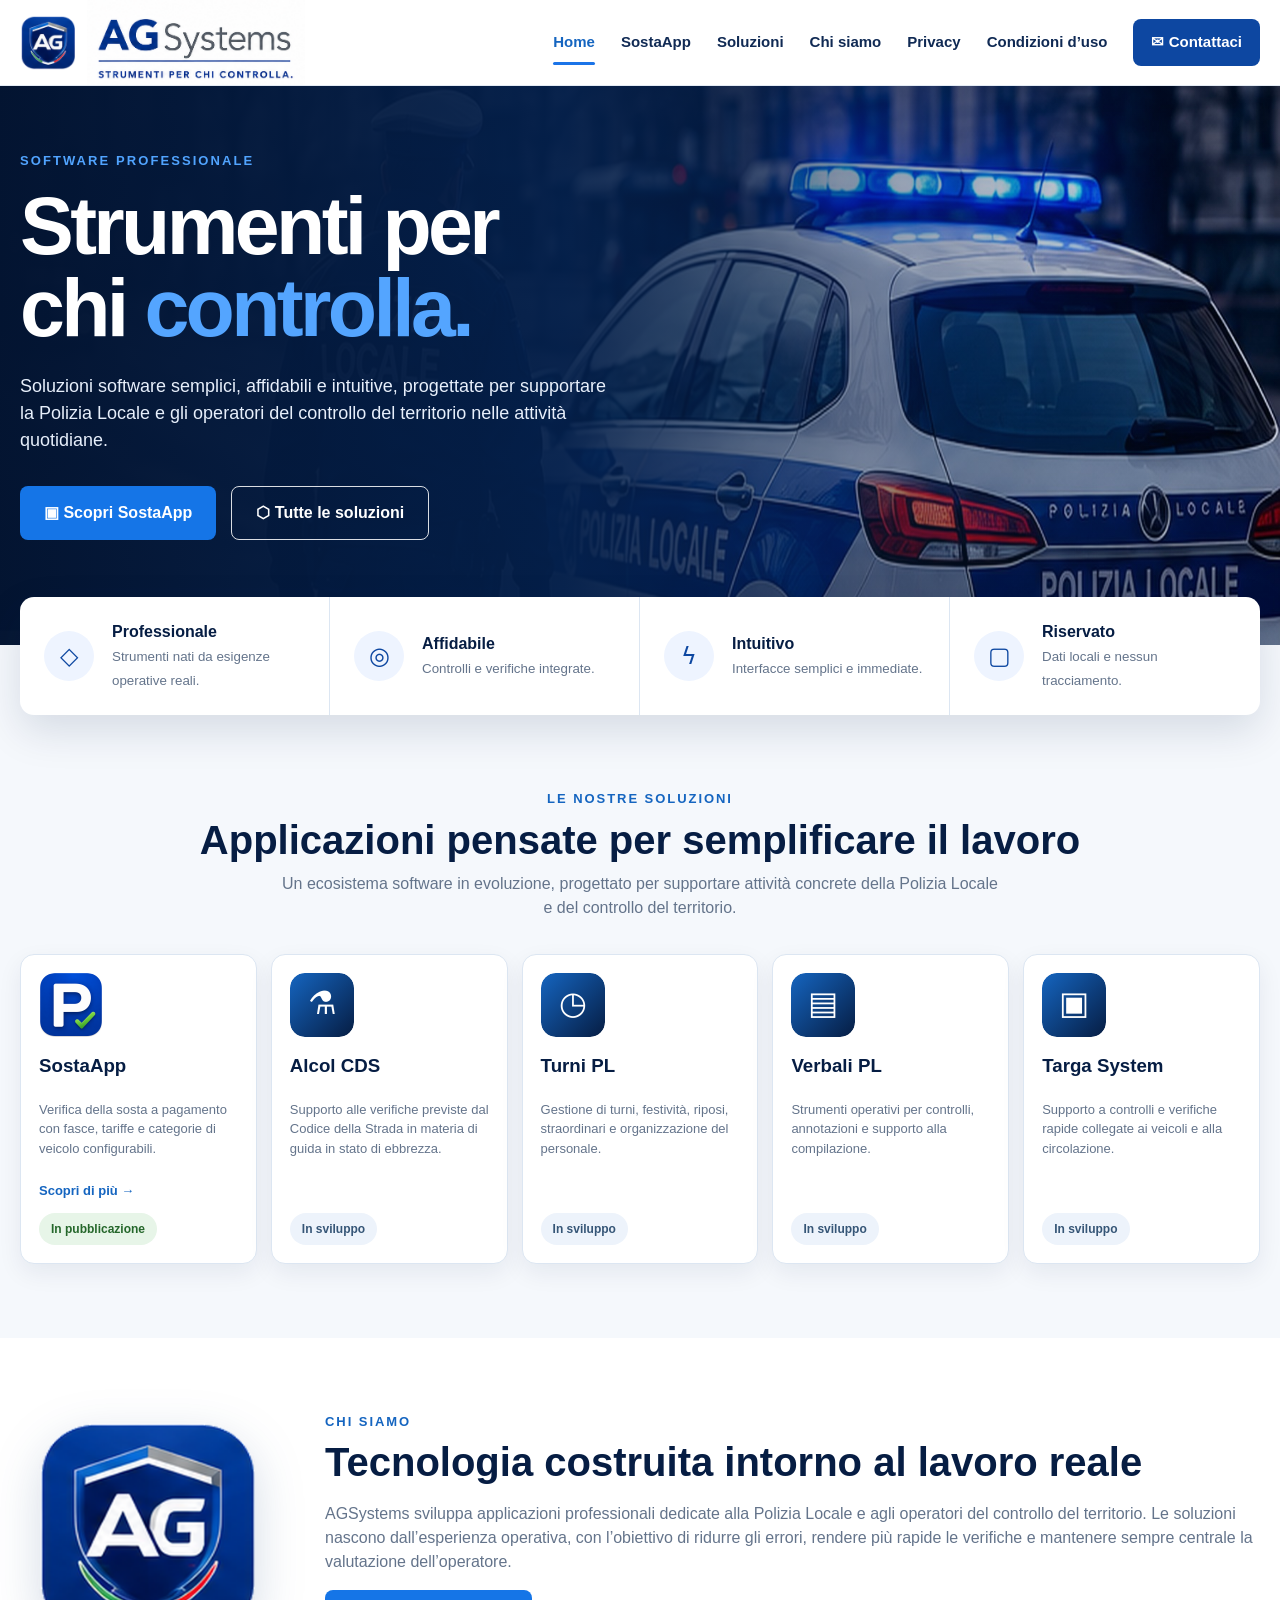
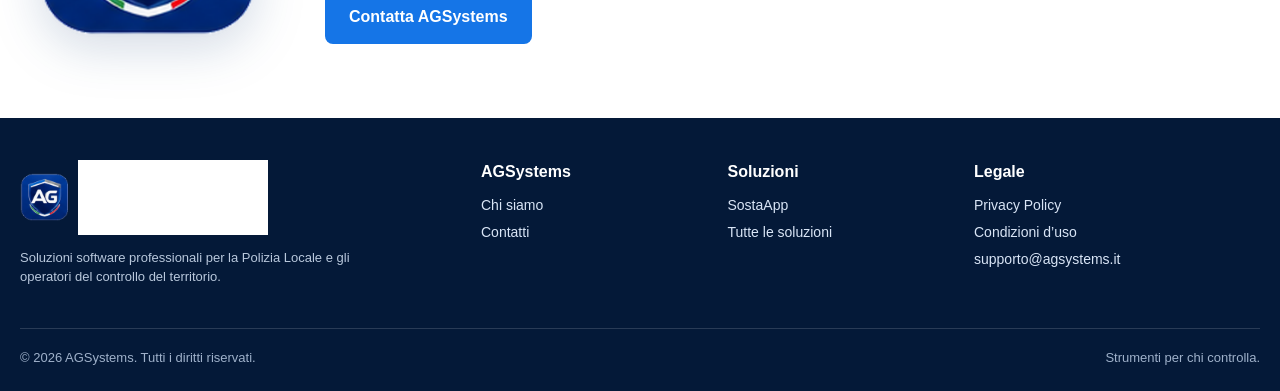
<file: index.html>
<!doctype html><html lang="it"><head><meta charset="utf-8"><meta name="viewport" content="width=device-width,initial-scale=1"><meta name="theme-color" content="#082e6d"><link rel="icon" href="./favicon.png"><link rel="stylesheet" href="./assets/style.css"><title>AGSystems – Software professionale per la Polizia Locale</title></head><body><header class="header"><div class="container header-inner"><a class="brand" href="./index.html"><img class="brand-shield" src="./assets/shield.png" alt=""><img class="brand-wordmark" src="./assets/wordmark.png" alt="AGSystems"></a><nav class="nav"><a class="active" href="./index.html">Home</a><a href="./sostaapp.html">SostaApp</a><a href="./index.html#soluzioni">Soluzioni</a><a href="./index.html#chi-siamo">Chi siamo</a><a href="./privacy.html">Privacy</a><a href="./terms.html">Condizioni d’uso</a><a class="contact" href="mailto:supporto@agsystems.it">✉ Contattaci</a></nav><button class="menu" aria-label="Menu">☰</button></div></header><section class="hero"><div class="container hero-inner"><div class="hero-copy"><div class="eyebrow">Software professionale</div><h1>Strumenti per chi <span>controlla.</span></h1><p>Soluzioni software semplici, affidabili e intuitive, progettate per supportare la Polizia Locale e gli operatori del controllo del territorio nelle attività quotidiane.</p><div class="actions"><a class="btn primary" href="./sostaapp.html">▣ Scopri SostaApp</a><a class="btn outline" href="#soluzioni">⬡ Tutte le soluzioni</a></div></div></div></section><div class="trust-wrap"><div class="container trust"><div class="trust-item"><div class="trust-icon">◇</div><div><strong>Professionale</strong><small>Strumenti nati da esigenze operative reali.</small></div></div><div class="trust-item"><div class="trust-icon">◎</div><div><strong>Affidabile</strong><small>Controlli e verifiche integrate.</small></div></div><div class="trust-item"><div class="trust-icon">ϟ</div><div><strong>Intuitivo</strong><small>Interfacce semplici e immediate.</small></div></div><div class="trust-item"><div class="trust-icon">▢</div><div><strong>Riservato</strong><small>Dati locali e nessun tracciamento.</small></div></div></div></div><main><section id="soluzioni" class="section"><div class="container"><div class="label">Le nostre soluzioni</div><h2 class="title">Applicazioni pensate per semplificare il lavoro</h2><p class="subtitle">Un ecosistema software in evoluzione, progettato per supportare attività concrete della Polizia Locale e del controllo del territorio.</p><div class="cards"><article class="card"><img src="./assets/sostaapp.png" alt="SostaApp"><h3>SostaApp</h3><p>Verifica della sosta a pagamento con fasce, tariffe e categorie di veicolo configurabili.</p><a class="card-link" href="./sostaapp.html">Scopri di più →</a><span class="status live">In pubblicazione</span></article><article class="card"><img src="./assets/alcol.svg" alt=""><h3>Alcol CDS</h3><p>Supporto alle verifiche previste dal Codice della Strada in materia di guida in stato di ebbrezza.</p><span class="status">In sviluppo</span></article><article class="card"><img src="./assets/turni.svg" alt=""><h3>Turni PL</h3><p>Gestione di turni, festività, riposi, straordinari e organizzazione del personale.</p><span class="status">In sviluppo</span></article><article class="card"><img src="./assets/verbali.svg" alt=""><h3>Verbali PL</h3><p>Strumenti operativi per controlli, annotazioni e supporto alla compilazione.</p><span class="status">In sviluppo</span></article><article class="card"><img src="./assets/targa.svg" alt=""><h3>Targa System</h3><p>Supporto a controlli e verifiche rapide collegate ai veicoli e alla circolazione.</p><span class="status">In sviluppo</span></article></div></div></section><section id="chi-siamo" class="section white"><div class="container about"><img src="./assets/shield.png" alt="AGSystems"><div><div class="label">Chi siamo</div><h2 class="title">Tecnologia costruita intorno al lavoro reale</h2><p>AGSystems sviluppa applicazioni professionali dedicate alla Polizia Locale e agli operatori del controllo del territorio. Le soluzioni nascono dall’esperienza operativa, con l’obiettivo di ridurre gli errori, rendere più rapide le verifiche e mantenere sempre centrale la valutazione dell’operatore.</p><a class="btn primary" href="mailto:supporto@agsystems.it">Contatta AGSystems</a></div></div></section></main><footer class="footer"><div class="container"><div class="footer-grid"><div><div class="footer-brand"><img class="footer-shield" src="./assets/shield.png" alt=""><img class="footer-wordmark" src="./assets/wordmark.png" alt="AGSystems"></div><p>Soluzioni software professionali per la Polizia Locale e gli operatori del controllo del territorio.</p></div><div><h4>AGSystems</h4><a href="./index.html#chi-siamo">Chi siamo</a><a href="mailto:supporto@agsystems.it">Contatti</a></div><div><h4>Soluzioni</h4><a href="./sostaapp.html">SostaApp</a><a href="./index.html#soluzioni">Tutte le soluzioni</a></div><div><h4>Legale</h4><a href="./privacy.html">Privacy Policy</a><a href="./terms.html">Condizioni d’uso</a><a href="mailto:supporto@agsystems.it">supporto@agsystems.it</a></div></div><div class="footer-bottom"><span>© 2026 AGSystems. Tutti i diritti riservati.</span><span>Strumenti per chi controlla.</span></div></div></footer></body></html>
</file>
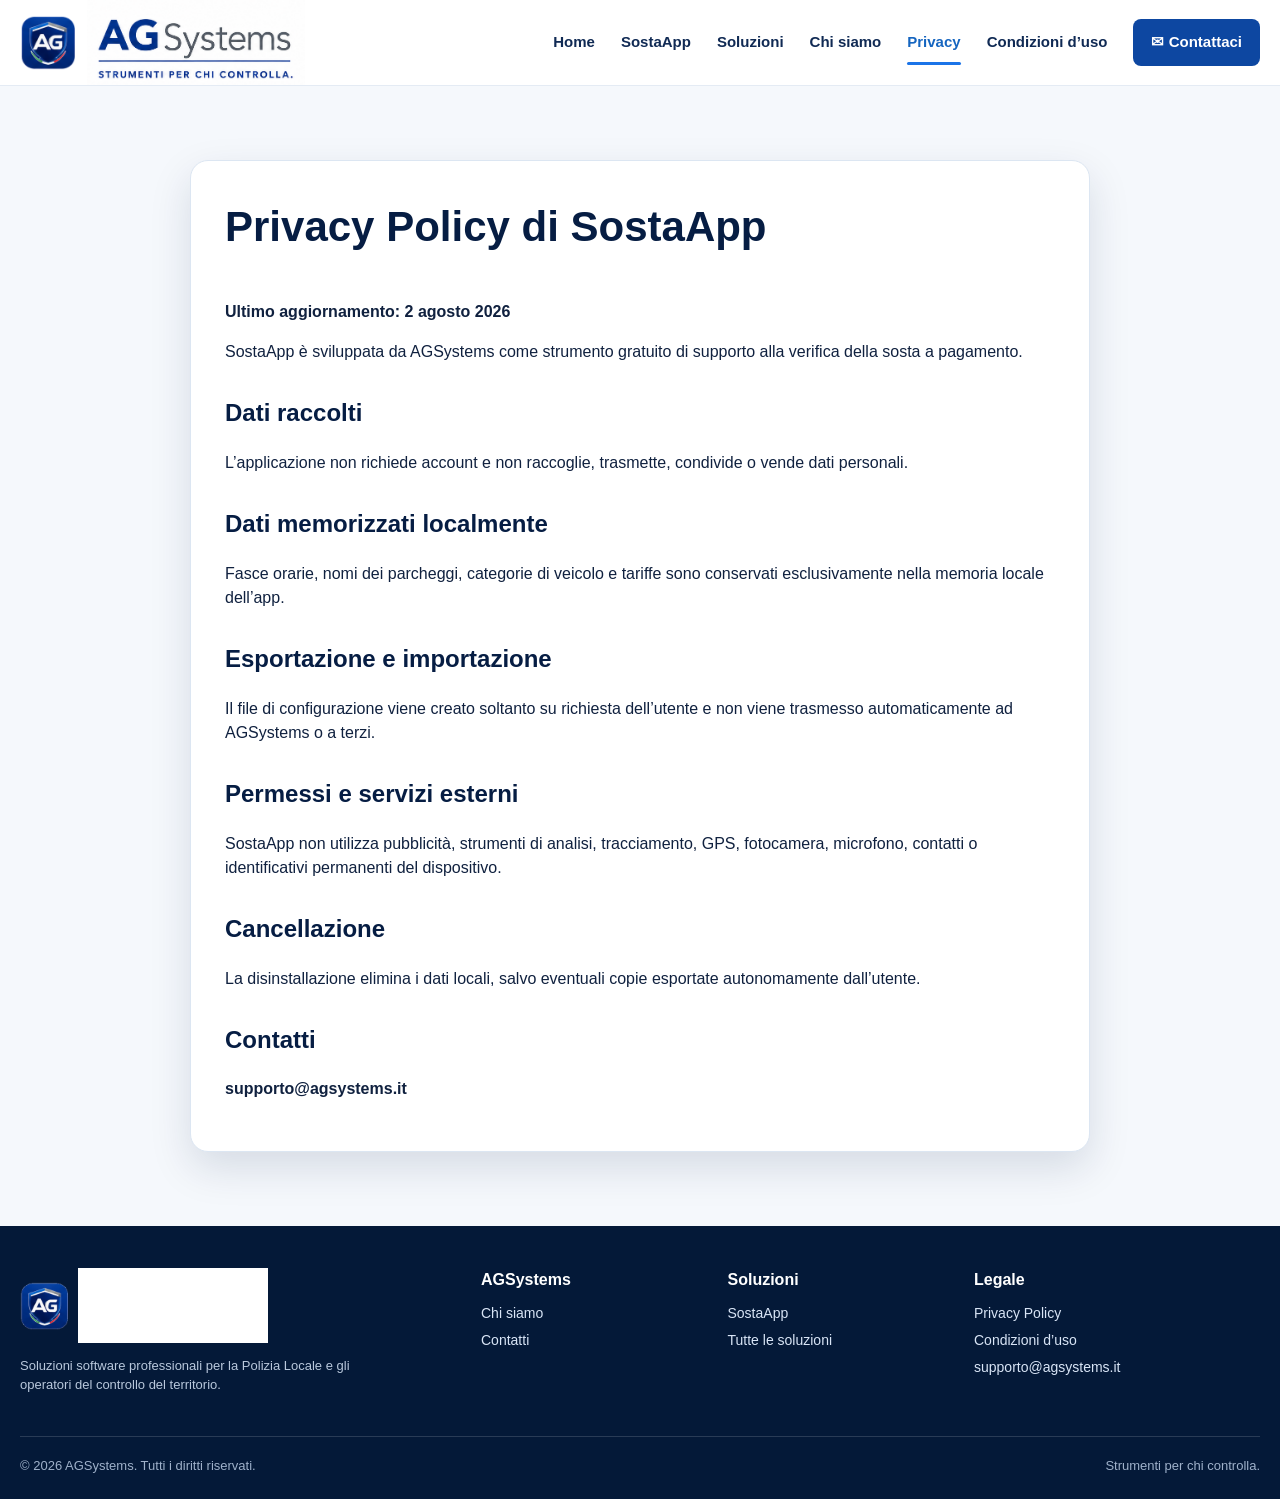
<file: privacy.html>
<!doctype html><html lang="it"><head><meta charset="utf-8"><meta name="viewport" content="width=device-width,initial-scale=1"><meta name="theme-color" content="#082e6d"><link rel="icon" href="./favicon.png"><link rel="stylesheet" href="./assets/style.css"><title>Privacy Policy – SostaApp</title></head><body><header class="header"><div class="container header-inner"><a class="brand" href="./index.html"><img class="brand-shield" src="./assets/shield.png" alt=""><img class="brand-wordmark" src="./assets/wordmark.png" alt="AGSystems"></a><nav class="nav"><a href="./index.html">Home</a><a href="./sostaapp.html">SostaApp</a><a href="./index.html#soluzioni">Soluzioni</a><a href="./index.html#chi-siamo">Chi siamo</a><a class="active" href="./privacy.html">Privacy</a><a href="./terms.html">Condizioni d’uso</a><a class="contact" href="mailto:supporto@agsystems.it">✉ Contattaci</a></nav><button class="menu" aria-label="Menu">☰</button></div></header><main><section class="section"><div class="container legal"><article class="legal-card"><h1>Privacy Policy di SostaApp</h1><p><strong>Ultimo aggiornamento: 2 agosto 2026</strong></p><p>SostaApp è sviluppata da AGSystems come strumento gratuito di supporto alla verifica della sosta a pagamento.</p><h2>Dati raccolti</h2><p>L’applicazione non richiede account e non raccoglie, trasmette, condivide o vende dati personali.</p><h2>Dati memorizzati localmente</h2><p>Fasce orarie, nomi dei parcheggi, categorie di veicolo e tariffe sono conservati esclusivamente nella memoria locale dell’app.</p><h2>Esportazione e importazione</h2><p>Il file di configurazione viene creato soltanto su richiesta dell’utente e non viene trasmesso automaticamente ad AGSystems o a terzi.</p><h2>Permessi e servizi esterni</h2><p>SostaApp non utilizza pubblicità, strumenti di analisi, tracciamento, GPS, fotocamera, microfono, contatti o identificativi permanenti del dispositivo.</p><h2>Cancellazione</h2><p>La disinstallazione elimina i dati locali, salvo eventuali copie esportate autonomamente dall’utente.</p><h2>Contatti</h2><p><a href="mailto:supporto@agsystems.it"><strong>supporto@agsystems.it</strong></a></p></article></div></section></main><footer class="footer"><div class="container"><div class="footer-grid"><div><div class="footer-brand"><img class="footer-shield" src="./assets/shield.png" alt=""><img class="footer-wordmark" src="./assets/wordmark.png" alt="AGSystems"></div><p>Soluzioni software professionali per la Polizia Locale e gli operatori del controllo del territorio.</p></div><div><h4>AGSystems</h4><a href="./index.html#chi-siamo">Chi siamo</a><a href="mailto:supporto@agsystems.it">Contatti</a></div><div><h4>Soluzioni</h4><a href="./sostaapp.html">SostaApp</a><a href="./index.html#soluzioni">Tutte le soluzioni</a></div><div><h4>Legale</h4><a href="./privacy.html">Privacy Policy</a><a href="./terms.html">Condizioni d’uso</a><a href="mailto:supporto@agsystems.it">supporto@agsystems.it</a></div></div><div class="footer-bottom"><span>© 2026 AGSystems. Tutti i diritti riservati.</span><span>Strumenti per chi controlla.</span></div></div></footer></body></html>
</file>
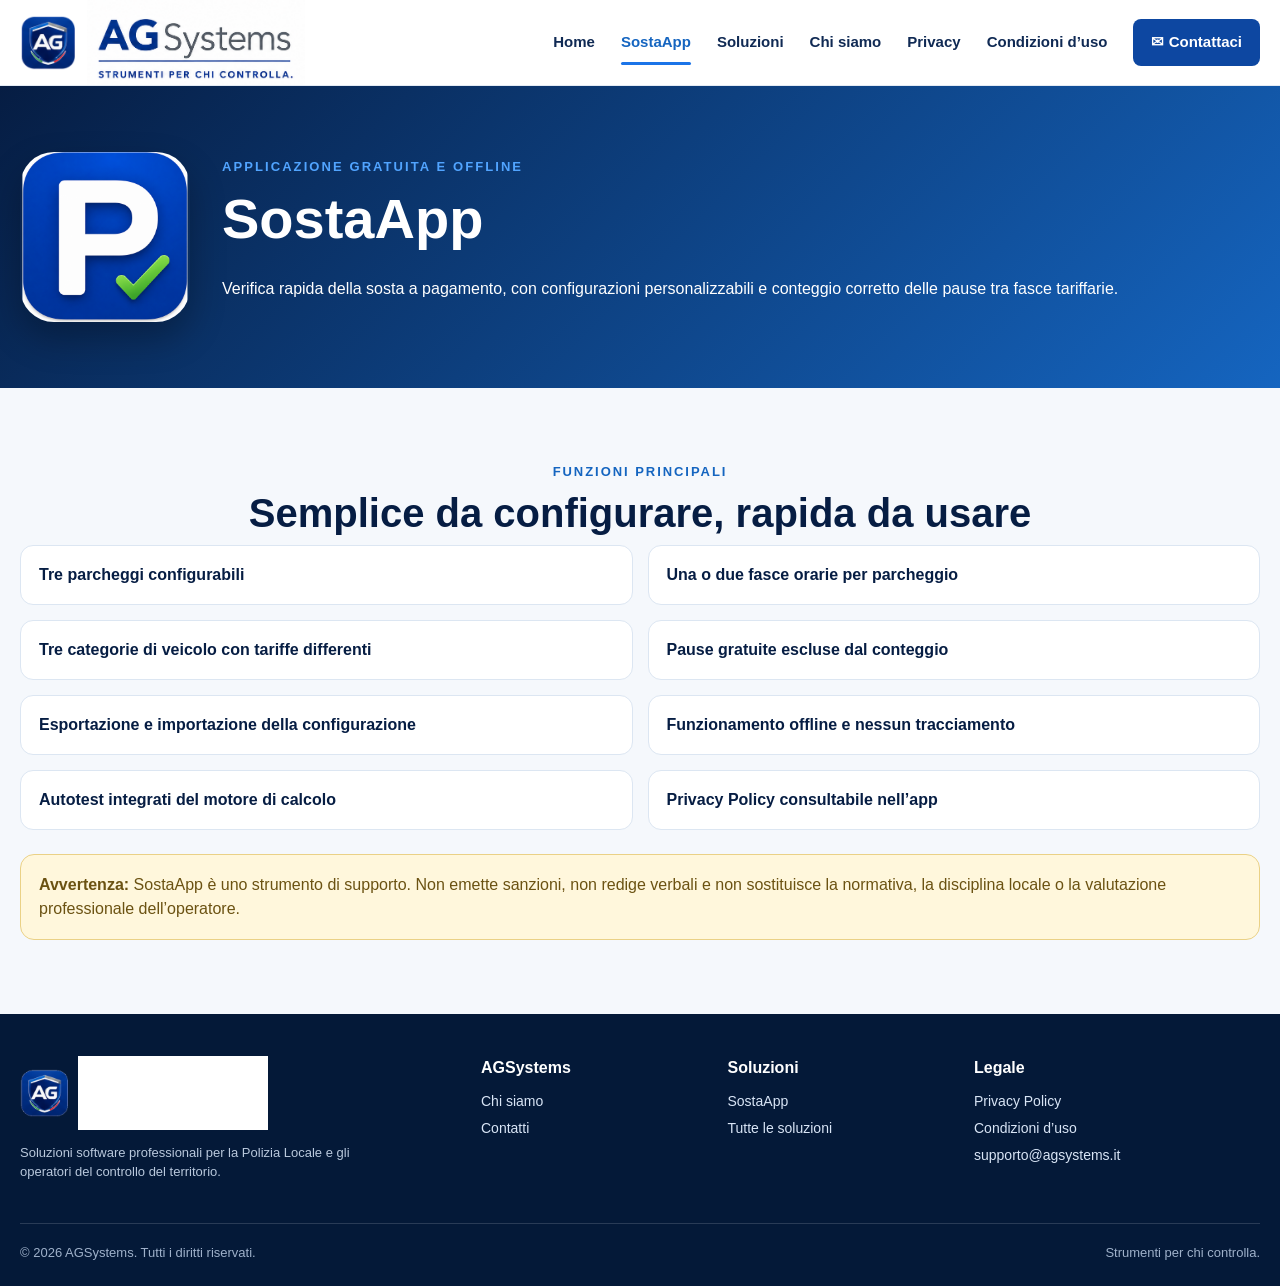
<file: sostaapp.html>
<!doctype html><html lang="it"><head><meta charset="utf-8"><meta name="viewport" content="width=device-width,initial-scale=1"><meta name="theme-color" content="#082e6d"><link rel="icon" href="./favicon.png"><link rel="stylesheet" href="./assets/style.css"><title>SostaApp – AGSystems</title></head><body><header class="header"><div class="container header-inner"><a class="brand" href="./index.html"><img class="brand-shield" src="./assets/shield.png" alt=""><img class="brand-wordmark" src="./assets/wordmark.png" alt="AGSystems"></a><nav class="nav"><a href="./index.html">Home</a><a class="active" href="./sostaapp.html">SostaApp</a><a href="./index.html#soluzioni">Soluzioni</a><a href="./index.html#chi-siamo">Chi siamo</a><a href="./privacy.html">Privacy</a><a href="./terms.html">Condizioni d’uso</a><a class="contact" href="mailto:supporto@agsystems.it">✉ Contattaci</a></nav><button class="menu" aria-label="Menu">☰</button></div></header><section class="page-hero"><div class="container page-grid"><img src="./assets/sostaapp.png" alt="SostaApp"><div><div class="eyebrow">Applicazione gratuita e offline</div><h1>SostaApp</h1><p>Verifica rapida della sosta a pagamento, con configurazioni personalizzabili e conteggio corretto delle pause tra fasce tariffarie.</p></div></div></section><main><section class="section"><div class="container"><div class="label">Funzioni principali</div><h2 class="title">Semplice da configurare, rapida da usare</h2><div class="features"><div class="feature">Tre parcheggi configurabili</div><div class="feature">Una o due fasce orarie per parcheggio</div><div class="feature">Tre categorie di veicolo con tariffe differenti</div><div class="feature">Pause gratuite escluse dal conteggio</div><div class="feature">Esportazione e importazione della configurazione</div><div class="feature">Funzionamento offline e nessun tracciamento</div><div class="feature">Autotest integrati del motore di calcolo</div><div class="feature">Privacy Policy consultabile nell’app</div></div><div class="notice"><strong>Avvertenza:</strong> SostaApp è uno strumento di supporto. Non emette sanzioni, non redige verbali e non sostituisce la normativa, la disciplina locale o la valutazione professionale dell’operatore.</div></div></section></main><footer class="footer"><div class="container"><div class="footer-grid"><div><div class="footer-brand"><img class="footer-shield" src="./assets/shield.png" alt=""><img class="footer-wordmark" src="./assets/wordmark.png" alt="AGSystems"></div><p>Soluzioni software professionali per la Polizia Locale e gli operatori del controllo del territorio.</p></div><div><h4>AGSystems</h4><a href="./index.html#chi-siamo">Chi siamo</a><a href="mailto:supporto@agsystems.it">Contatti</a></div><div><h4>Soluzioni</h4><a href="./sostaapp.html">SostaApp</a><a href="./index.html#soluzioni">Tutte le soluzioni</a></div><div><h4>Legale</h4><a href="./privacy.html">Privacy Policy</a><a href="./terms.html">Condizioni d’uso</a><a href="mailto:supporto@agsystems.it">supporto@agsystems.it</a></div></div><div class="footer-bottom"><span>© 2026 AGSystems. Tutti i diritti riservati.</span><span>Strumenti per chi controlla.</span></div></div></footer></body></html>
</file>
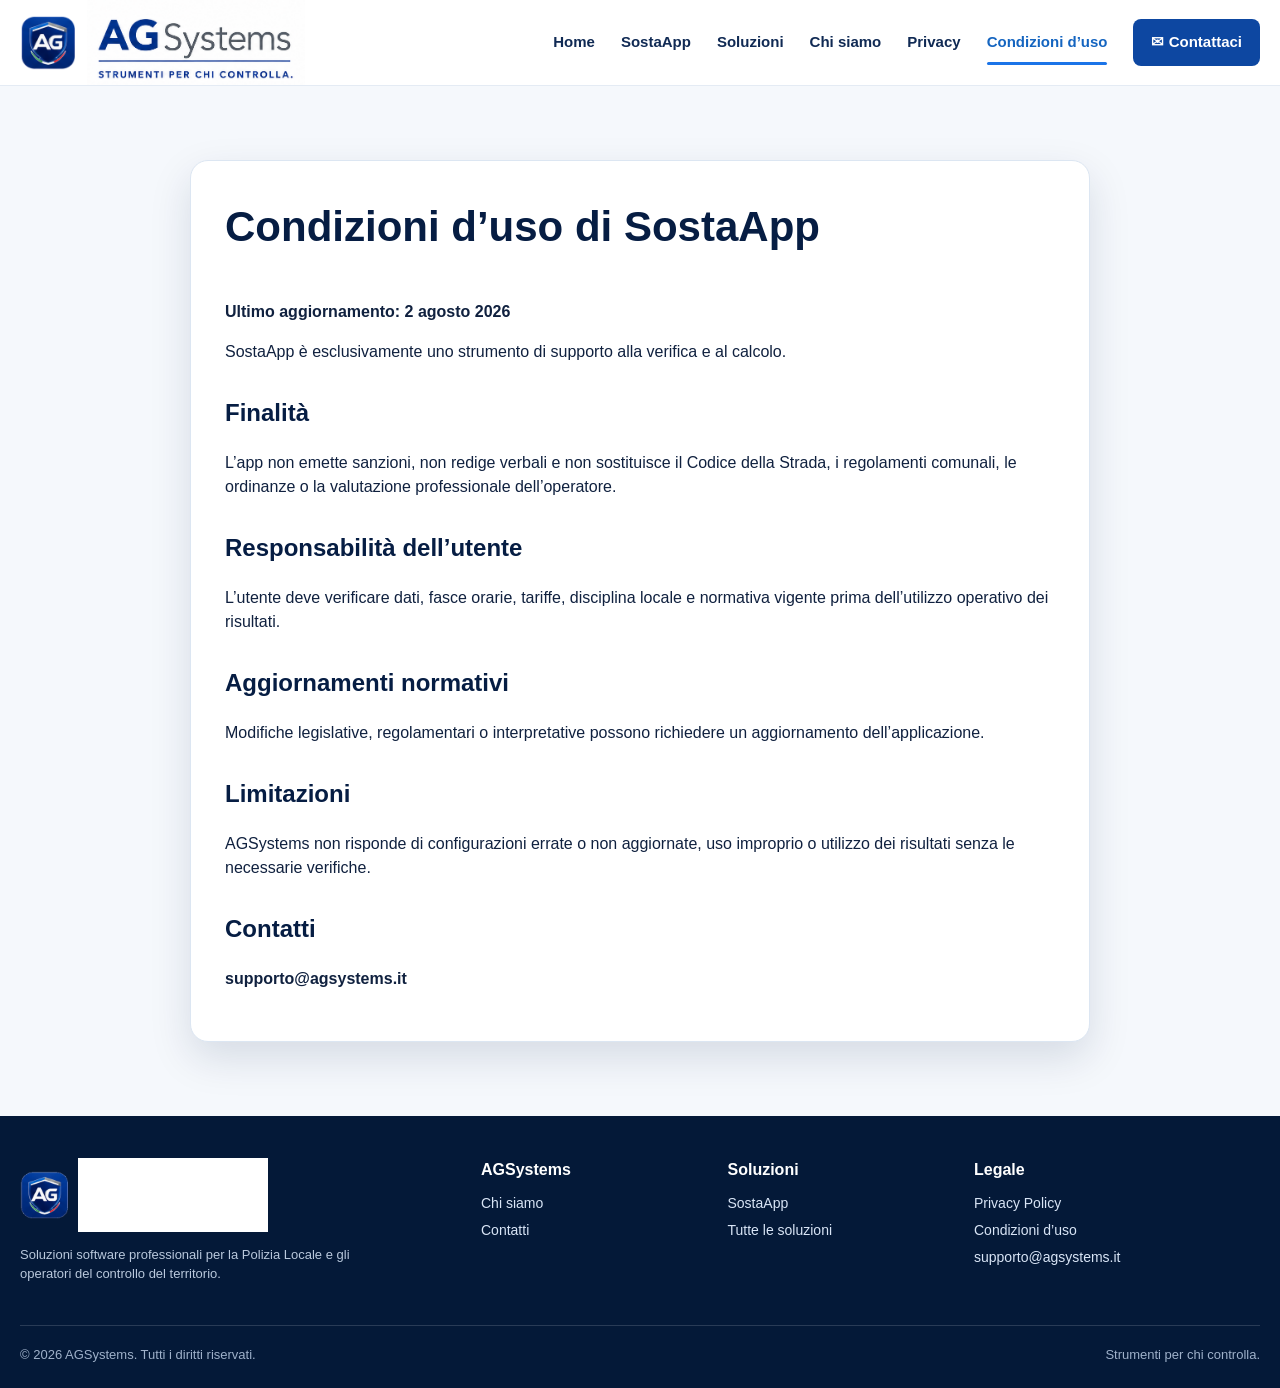
<file: terms.html>
<!doctype html><html lang="it"><head><meta charset="utf-8"><meta name="viewport" content="width=device-width,initial-scale=1"><meta name="theme-color" content="#082e6d"><link rel="icon" href="./favicon.png"><link rel="stylesheet" href="./assets/style.css"><title>Condizioni d’uso – SostaApp</title></head><body><header class="header"><div class="container header-inner"><a class="brand" href="./index.html"><img class="brand-shield" src="./assets/shield.png" alt=""><img class="brand-wordmark" src="./assets/wordmark.png" alt="AGSystems"></a><nav class="nav"><a href="./index.html">Home</a><a href="./sostaapp.html">SostaApp</a><a href="./index.html#soluzioni">Soluzioni</a><a href="./index.html#chi-siamo">Chi siamo</a><a href="./privacy.html">Privacy</a><a class="active" href="./terms.html">Condizioni d’uso</a><a class="contact" href="mailto:supporto@agsystems.it">✉ Contattaci</a></nav><button class="menu" aria-label="Menu">☰</button></div></header><main><section class="section"><div class="container legal"><article class="legal-card"><h1>Condizioni d’uso di SostaApp</h1><p><strong>Ultimo aggiornamento: 2 agosto 2026</strong></p><p>SostaApp è esclusivamente uno strumento di supporto alla verifica e al calcolo.</p><h2>Finalità</h2><p>L’app non emette sanzioni, non redige verbali e non sostituisce il Codice della Strada, i regolamenti comunali, le ordinanze o la valutazione professionale dell’operatore.</p><h2>Responsabilità dell’utente</h2><p>L’utente deve verificare dati, fasce orarie, tariffe, disciplina locale e normativa vigente prima dell’utilizzo operativo dei risultati.</p><h2>Aggiornamenti normativi</h2><p>Modifiche legislative, regolamentari o interpretative possono richiedere un aggiornamento dell’applicazione.</p><h2>Limitazioni</h2><p>AGSystems non risponde di configurazioni errate o non aggiornate, uso improprio o utilizzo dei risultati senza le necessarie verifiche.</p><h2>Contatti</h2><p><a href="mailto:supporto@agsystems.it"><strong>supporto@agsystems.it</strong></a></p></article></div></section></main><footer class="footer"><div class="container"><div class="footer-grid"><div><div class="footer-brand"><img class="footer-shield" src="./assets/shield.png" alt=""><img class="footer-wordmark" src="./assets/wordmark.png" alt="AGSystems"></div><p>Soluzioni software professionali per la Polizia Locale e gli operatori del controllo del territorio.</p></div><div><h4>AGSystems</h4><a href="./index.html#chi-siamo">Chi siamo</a><a href="mailto:supporto@agsystems.it">Contatti</a></div><div><h4>Soluzioni</h4><a href="./sostaapp.html">SostaApp</a><a href="./index.html#soluzioni">Tutte le soluzioni</a></div><div><h4>Legale</h4><a href="./privacy.html">Privacy Policy</a><a href="./terms.html">Condizioni d’uso</a><a href="mailto:supporto@agsystems.it">supporto@agsystems.it</a></div></div><div class="footer-bottom"><span>© 2026 AGSystems. Tutti i diritti riservati.</span><span>Strumenti per chi controlla.</span></div></div></footer></body></html>
</file>
<file: assets/style.css>
:root{--navy:#061d43;--blue:#0d47a1;--blue2:#1565c0;--ink:#10213f;--muted:#64748b;--line:#dce6f2;--bg:#f5f8fc;--white:#fff;--shadow:0 16px 42px rgba(6,29,67,.13)}
*{box-sizing:border-box}html{scroll-behavior:smooth}body{margin:0;background:var(--bg);color:var(--ink);font-family:Segoe UI,Roboto,Arial,sans-serif;line-height:1.5}a{text-decoration:none;color:inherit}img{display:block;max-width:100%}.container{width:min(1240px,calc(100% - 40px));margin:auto}
.header{height:86px;background:#fff;border-bottom:1px solid #e4ebf4;position:sticky;top:0;z-index:50}.header-inner{height:100%;display:flex;align-items:center;justify-content:space-between;gap:30px}.brand{display:flex;align-items:center;gap:12px}.brand-shield{width:55px;height:55px;object-fit:contain}.brand-wordmark{width:218px;height:auto}.nav{display:flex;align-items:center;gap:26px;font-weight:700;font-size:15px;color:#102a54}.nav a{padding:31px 0;position:relative}.nav a:hover,.nav a.active{color:var(--blue2)}.nav a.active:after{content:"";position:absolute;left:0;right:0;bottom:20px;height:3px;background:#1b74e8;border-radius:2px}.contact{padding:12px 18px!important;background:var(--blue);color:#fff!important;border-radius:8px}.contact:after{display:none}.menu{display:none;border:0;background:none;font-size:28px;color:var(--navy)}
.hero{min-height:550px;color:#fff;background:linear-gradient(90deg,rgba(3,20,49,.99),rgba(4,32,75,.94) 44%,rgba(4,31,73,.43) 69%,rgba(3,25,57,.08)),url("hero.jpg") center right/cover no-repeat}.hero-inner{min-height:550px;display:flex;align-items:center}.hero-copy{width:min(600px,100%);padding:65px 0 105px}.eyebrow{font-size:13px;text-transform:uppercase;letter-spacing:.16em;font-weight:900;color:#51a4ff}.hero h1{font-size:clamp(54px,6.3vw,82px);line-height:1.02;letter-spacing:-.045em;margin:14px 0 24px}.hero h1 span{color:#54a5ff}.hero p{font-size:18px;color:#e7effb;max-width:590px}.actions{display:flex;gap:15px;flex-wrap:wrap;margin-top:32px}.btn{display:inline-flex;align-items:center;justify-content:center;min-height:54px;padding:0 24px;border-radius:8px;font-weight:850}.primary{background:#1575e7;color:#fff}.outline{border:1.5px solid rgba(255,255,255,.85);color:#fff}
.trust-wrap{position:relative;z-index:10;margin-top:-48px}.trust{display:grid;grid-template-columns:repeat(4,1fr);background:#fff;border-radius:14px;box-shadow:var(--shadow);overflow:hidden}.trust-item{display:grid;grid-template-columns:54px 1fr;gap:14px;padding:23px 24px;align-items:center;border-right:1px solid var(--line)}.trust-item:last-child{border:0}.trust-icon{width:50px;height:50px;border-radius:50%;display:grid;place-items:center;background:#eef4ff;color:var(--blue);font-size:24px}.trust strong{display:block;color:var(--navy)}.trust small{color:var(--muted)}
.section{padding:74px 0}.white{background:#fff}.label{text-align:center;color:var(--blue2);font-size:13px;text-transform:uppercase;letter-spacing:.15em;font-weight:900}.title{text-align:center;color:var(--navy);font-size:40px;line-height:1.18;margin:8px 0}.subtitle{text-align:center;color:var(--muted);max-width:720px;margin:0 auto 34px}.cards{display:grid;grid-template-columns:repeat(5,1fr);gap:14px}.card{background:#fff;border:1px solid var(--line);border-radius:14px;padding:18px;box-shadow:0 9px 24px rgba(6,29,67,.07);display:flex;flex-direction:column;min-height:310px}.card img{width:64px;height:64px;border-radius:15px;object-fit:cover}.card h3{margin:15px 0 7px;color:var(--navy)}.card p{font-size:13px;color:var(--muted);flex:1}.card-link{color:var(--blue2);font-size:13px;font-weight:850}.status{align-self:flex-start;margin-top:12px;padding:7px 12px;border-radius:999px;background:#edf3fb;color:#365677;font-size:12px;font-weight:850}.status.live{background:#e7f5e8;color:#25672b}
.about{display:grid;grid-template-columns:250px 1fr;gap:55px;align-items:center}.about img{width:220px;margin:auto;filter:drop-shadow(0 15px 24px rgba(8,46,109,.17))}.about .label,.about .title{text-align:left}.about p{color:var(--muted);font-size:16px}.footer{background:#041938;color:#d9e5f6;padding:42px 0 24px}.footer-grid{display:grid;grid-template-columns:1.5fr .75fr .75fr 1fr;gap:32px}.footer-brand{display:flex;align-items:center;gap:10px}.footer-shield{width:48px}.footer-wordmark{width:190px;filter:brightness(0) invert(1)}.footer p{font-size:13px;color:#b9c8dc;max-width:330px}.footer h4{margin:0 0 11px;color:#fff}.footer a{display:block;margin:6px 0;font-size:14px}.footer-bottom{margin-top:28px;padding-top:19px;border-top:1px solid rgba(255,255,255,.15);display:flex;justify-content:space-between;color:#9fb1ca;font-size:13px}
.page-hero{background:linear-gradient(135deg,var(--navy),var(--blue2));color:#fff;padding:66px 0}.page-grid{display:grid;grid-template-columns:170px 1fr;gap:32px;align-items:center}.page-grid img{border-radius:34px;box-shadow:0 16px 35px rgba(0,0,0,.28)}.page-hero h1{font-size:56px;margin:0 0 8px}.features{display:grid;grid-template-columns:repeat(2,1fr);gap:15px}.feature{background:#fff;border:1px solid var(--line);border-radius:13px;padding:17px 18px;font-weight:750;color:var(--navy)}.notice{margin-top:24px;padding:18px;border-radius:14px;background:#fff7dc;border:1px solid #ead186;color:#6b5212}.legal{max-width:900px;margin:auto}.legal-card{background:#fff;border:1px solid var(--line);border-radius:18px;padding:34px;box-shadow:var(--shadow)}.legal-card h1{font-size:42px;color:var(--navy);margin-top:0}.legal-card h2{color:var(--navy);margin-top:31px}
@media(max-width:1050px){.nav{display:none}.menu{display:block}.cards{grid-template-columns:repeat(3,1fr)}}@media(max-width:800px){.trust{grid-template-columns:repeat(2,1fr)}.cards{grid-template-columns:repeat(2,1fr)}.footer-grid{grid-template-columns:1fr 1fr}}@media(max-width:580px){.container{width:min(100% - 24px,1240px)}.header{height:70px}.brand-shield{width:44px}.brand-wordmark{width:170px}.hero{min-height:620px;background-position:66% center}.hero-inner{min-height:620px}.hero-copy{padding:68px 0 112px}.hero h1{font-size:50px}.hero p{font-size:16px}.trust-wrap{margin-top:-64px}.trust{grid-template-columns:1fr}.trust-item{border-right:0;border-bottom:1px solid var(--line)}.cards,.features{grid-template-columns:1fr}.about{grid-template-columns:1fr}.footer-grid{grid-template-columns:1fr}.footer-bottom{display:block}.page-grid{grid-template-columns:105px 1fr}.page-hero h1{font-size:40px}}
</file>
